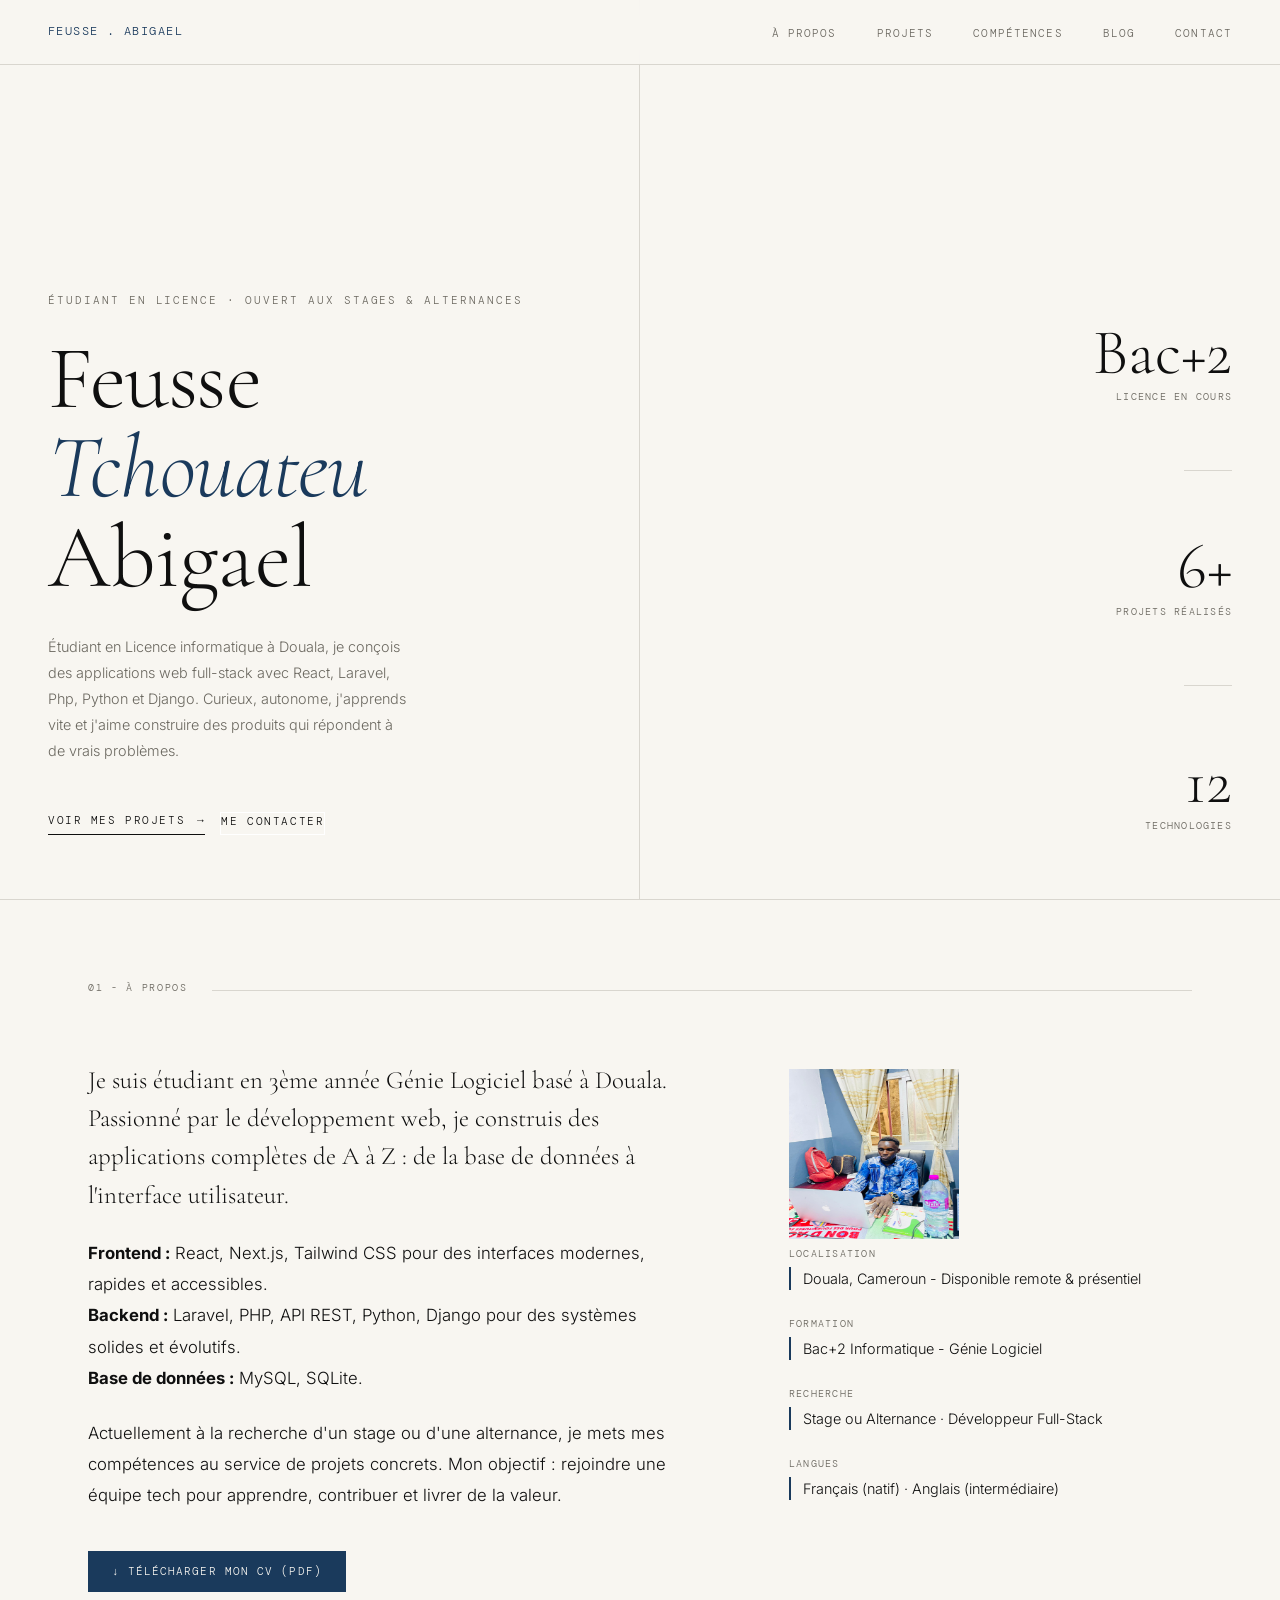
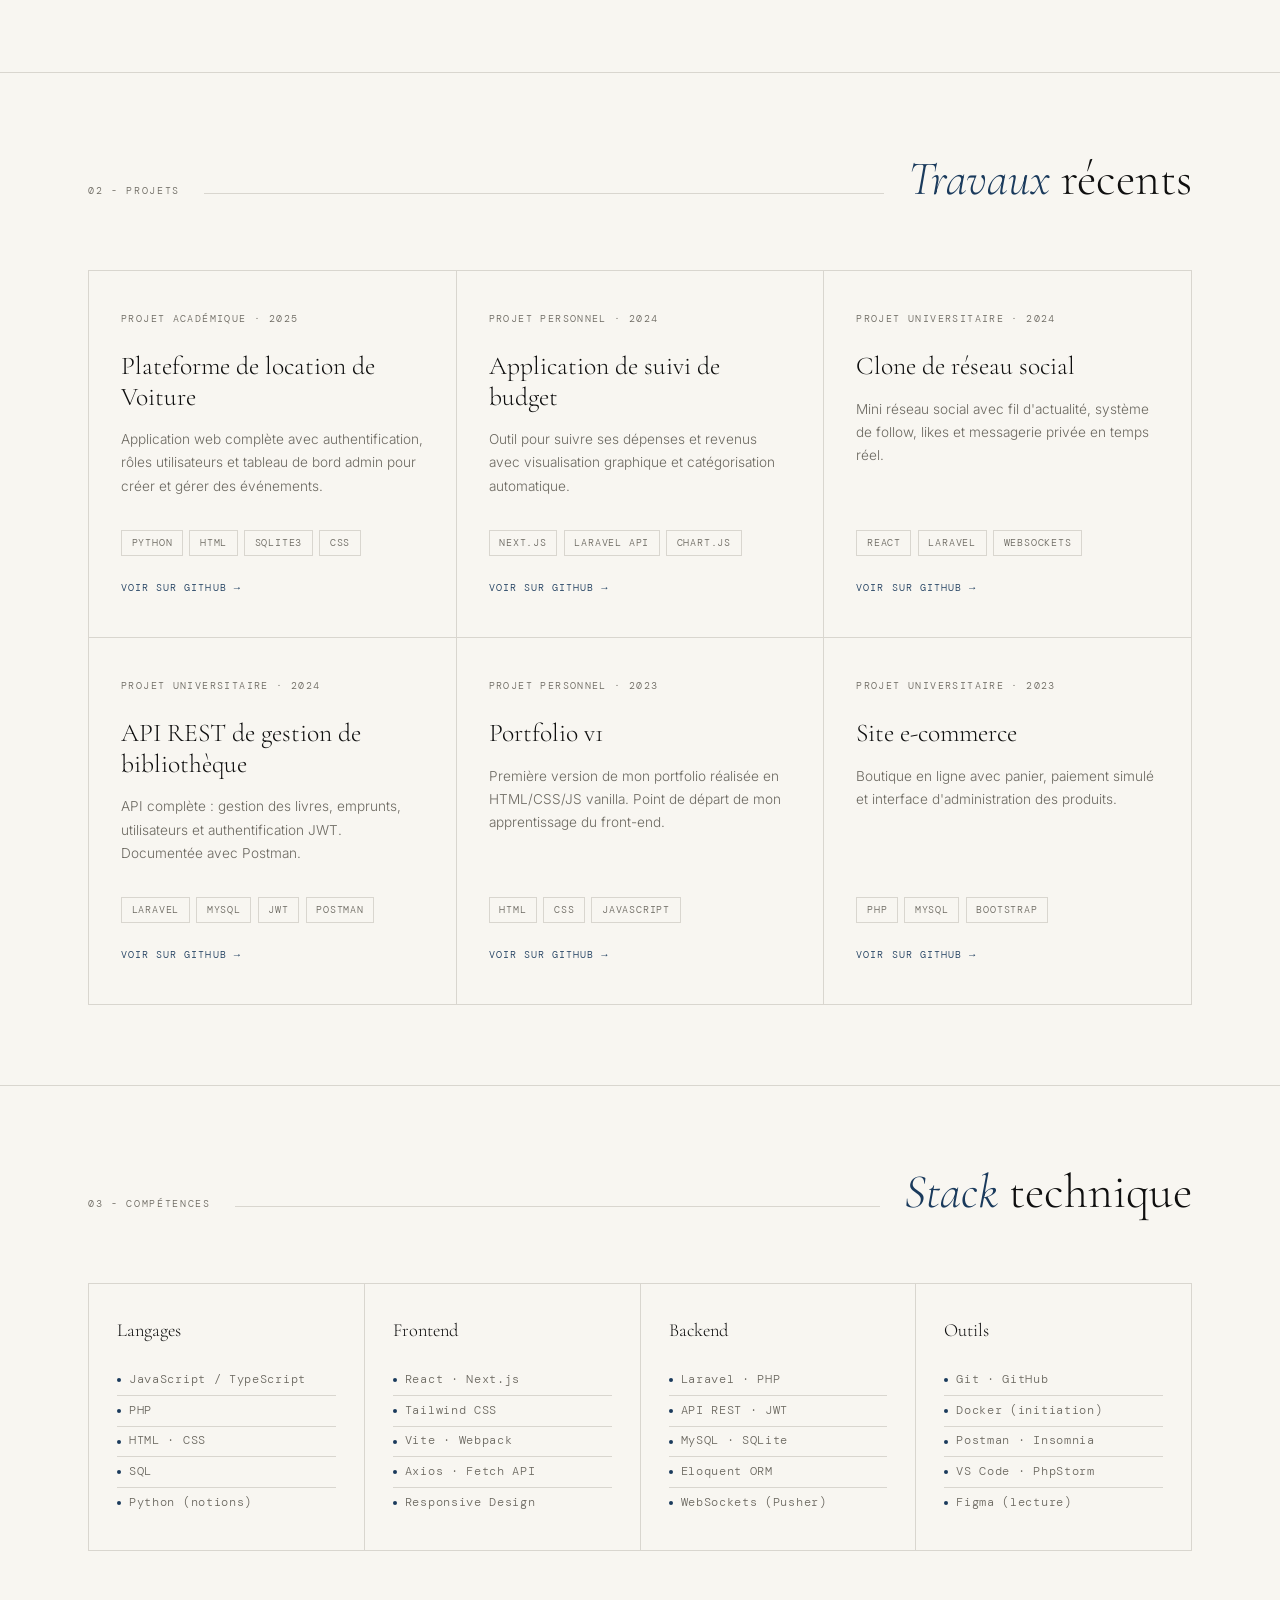
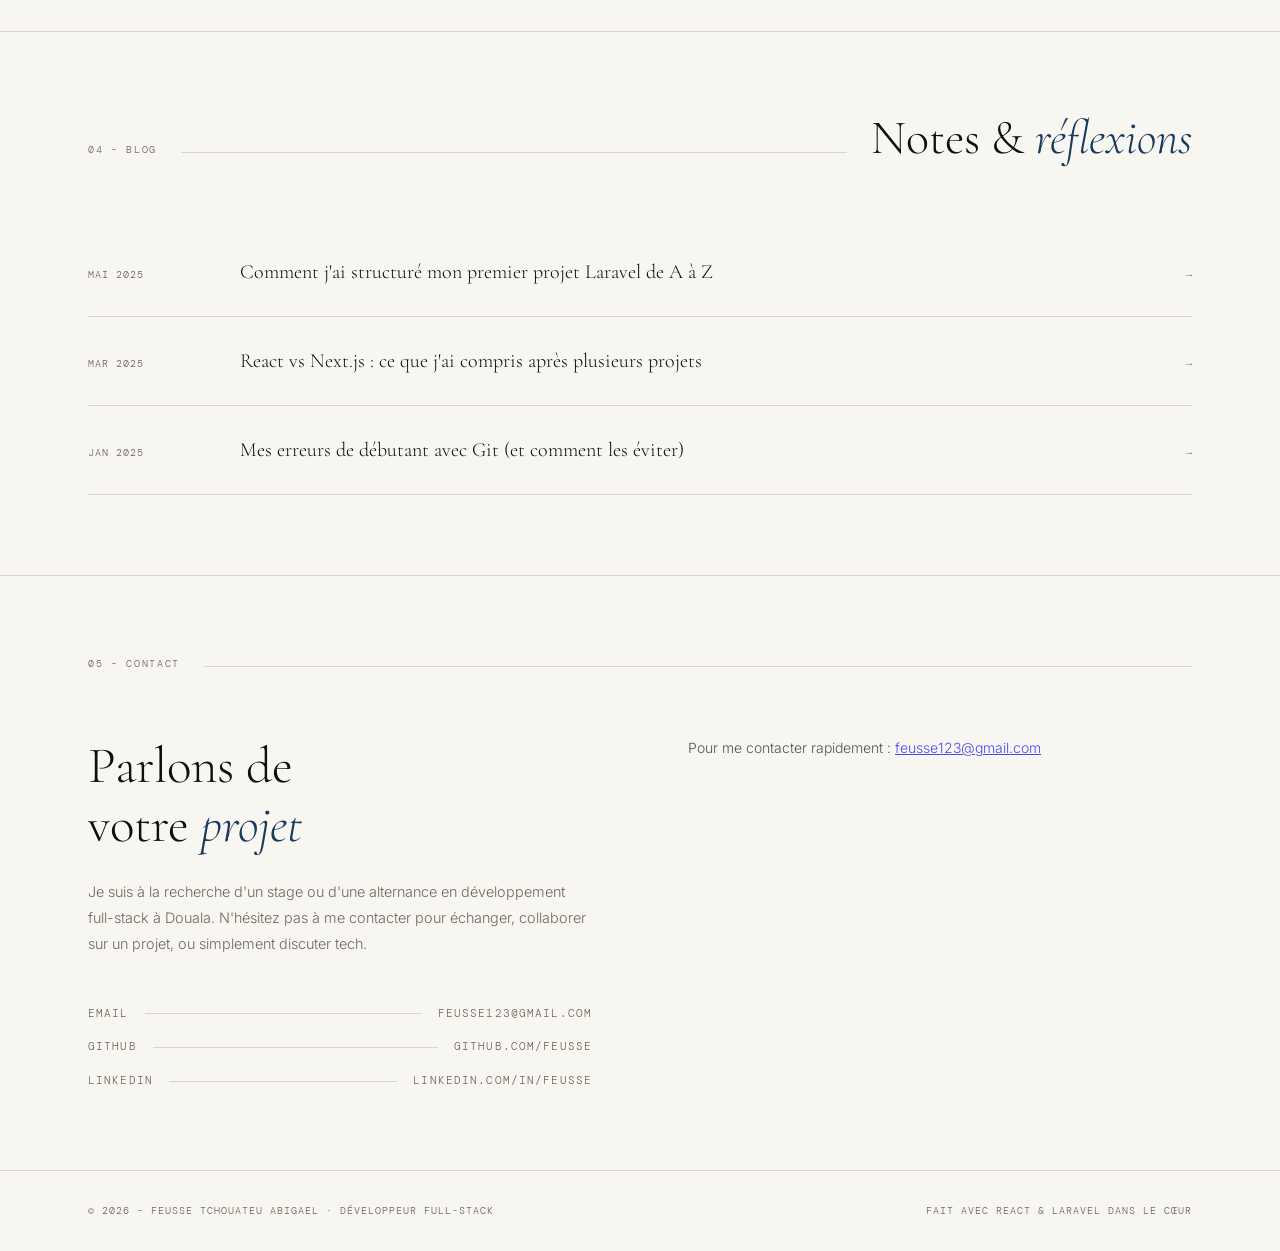
<file: index.html>
<!DOCTYPE html>
<html lang="fr">
<head>
  <meta charset="UTF-8" />
  <meta name="viewport" content="width=device-width, initial-scale=1.0"/>
  <title>Feusse Tchouateu Abigael - Développeur Full-Stack  | Douala Cameroun</title>
  <meta name="description" content="Portfolio de Feusse Tchouateu Abigael, étudiant BTS en Génie Logiciel à Douala. Développement web Full-Stack avec React, Next.js, Laravel et PHP. Disponible pour stage et alternance." />
  <meta name="keywords" content="développeur web douala, développeur fullstack cameroun, react laravel, portfolio feusse, stage informatique douala" />
  <meta name="author" content="Feusse Tchouateu Abigael" />

  <link rel="preconnect" href="https://fonts.googleapis.com">
  <link href="https://fonts.googleapis.com/css2?family=Cormorant+Garamond:ital,wght@0,300;0,400;0,600;1,300;1,400&family=DM+Mono:wght@300;400&family=Inter:wght@300;400;500&display=swap" rel="stylesheet">
  <link rel="stylesheet" href="styleport1.css">
</head>
<body>

  <!-- NAV -->
  <nav>
    <span class="nav-logo">Feusse . Abigael</span>
    <ul class="nav-links">
      <li><a href="#about">À propos</a></li>
      <li><a href="#projects">Projets</a></li>
      <li><a href="#skills">Compétences</a></li>
      <li><a href="#blog">Blog</a></li>
      <li><a href="#contact">Contact</a></li>
    </ul>
  </nav>

  <!-- HERO -->
  <section id="hero">
    <div class="hero-left">
      <p class="hero-eyebrow">Étudiant en Licence · Ouvert aux stages & alternances</p>
      <h1 class="hero-name">Feusse<br><em>Tchouateu</em><br>Abigael</h1>
      <p class="hero-desc">Étudiant en Licence informatique à Douala, je conçois des applications web full-stack avec React, Laravel, Php, Python et Django. Curieux, autonome, j'apprends vite et j'aime construire des produits qui répondent à de vrais problèmes.</p>
      <div style="display:flex; gap:15px;">
        <a href="#projects" class="hero-cta">Voir mes projets <span class="arrow">→</span></a>
        <a href="#contact" class="hero-cta" style="background:transparent; border:1px solid #fff;">Me contacter</a>
      </div>
    </div>
    <div class="hero-right">
      <div class="hero-stat-list">
        <div class="hero-stat">
          <div class="num">Bac+2</div>
          <div class="label">Licence en cours</div>
        </div>
        <div class="hero-rule"></div>
        <div class="hero-stat">
          <div class="num">6+</div>
          <div class="label">Projets réalisés</div>
        </div>
        <div class="hero-rule"></div>
        <div class="hero-stat">
          <div class="num">12</div>
          <div class="label">Technologies</div>
        </div>
      </div>
    </div>
  </section>

  <!-- À PROPOS -->
  <section id="about">
    <div class="section-inner">
      <div class="section-header reveal">
        <span class="section-tag">01 - À propos</span>
        <div class="section-rule"></div>
      </div>
      <div class="about-grid">
        <div class="about-text reveal">
          <p>Je suis étudiant en 3ème année  Génie Logiciel basé à Douala. Passionné par le développement web, je construis des applications complètes de A à Z : de la base de données à l'interface utilisateur.</p>
          <p><strong>Frontend :</strong> React, Next.js, Tailwind CSS pour des interfaces modernes, rapides et accessibles. <br>
          <strong>Backend :</strong> Laravel, PHP, API REST, Python, Django pour des systèmes solides et évolutifs. <br>
          <strong>Base de données :</strong> MySQL, SQLite.</p>
          <p>Actuellement à la recherche d'un stage ou d'une alternance, je mets mes compétences au service de projets concrets. Mon objectif : rejoindre une équipe tech pour apprendre, contribuer et livrer de la valeur.</p>
          <a href="#" class="cv-link">↓ Télécharger mon CV (PDF)</a>
        </div>
        <aside class="about-aside reveal">
          <img src="photo-profil.jpg" width="170px" height="170px" alt="Feusse Tchouateu Abigael - Développeur Full-Stack Douala" />
          <dl>
            <dt>Localisation</dt>
            <dd>Douala, Cameroun - Disponible remote & présentiel</dd>
            <dt>Formation</dt>
            <dd>Bac+2 Informatique - Génie Logiciel</dd>
            <dt>Recherche</dt>
            <dd>Stage ou Alternance · Développeur Full-Stack</dd>
            <dt>Langues</dt>
            <dd>Français (natif) · Anglais (intermédiaire)</dd>
          </dl>
        </aside>
      </div>
    </div>
  </section>

  <!-- PROJETS -->
  <section id="projects">
    <div class="section-inner">
      <div class="section-header reveal">
        <span class="section-tag">02 - Projets</span>
        <div class="section-rule"></div>
        <h2 class="section-title"><em>Travaux</em> récents</h2>
      </div>
      <div class="projects-grid">
        <article class="project-card reveal">
          <p class="project-tag">Projet Académique · 2025</p>
          <h3 class="project-name">Plateforme de location de Voiture</h3>
          <p class="project-desc">Application web complète avec authentification, rôles utilisateurs et tableau de bord admin pour créer et gérer des événements.</p>
          <div class="project-stack">
            <span class="tag">Python</span><span class="tag">HTML</span><span class="tag">Sqlite3</span><span class="tag">CSS</span>
          </div>
          <a href="https://github.com/Feusse/portfolio.git" class="project-link">Voir sur GitHub →</a>
        </article>
        <article class="project-card reveal">
          <p class="project-tag">Projet personnel · 2024</p>
          <h3 class="project-name">Application de suivi de budget</h3>
          <p class="project-desc">Outil pour suivre ses dépenses et revenus avec visualisation graphique et catégorisation automatique.</p>
          <div class="project-stack">
            <span class="tag">Next.js</span><span class="tag">Laravel API</span><span class="tag">Chart.js</span>
          </div>
          <a href="https://github.com/Feusse" class="project-link">Voir sur GitHub →</a>
        </article>
        <article class="project-card reveal">
          <p class="project-tag">Projet universitaire · 2024</p>
          <h3 class="project-name">Clone de réseau social</h3>
          <p class="project-desc">Mini réseau social avec fil d'actualité, système de follow, likes et messagerie privée en temps réel.</p>
          <div class="project-stack">
            <span class="tag">React</span><span class="tag">Laravel</span><span class="tag">WebSockets</span>
          </div>
          <a href="https://github.com/Feusse" class="project-link">Voir sur GitHub →</a>
        </article>
        <article class="project-card reveal">
          <p class="project-tag">Projet universitaire · 2024</p>
          <h3 class="project-name">API REST de gestion de bibliothèque</h3>
          <p class="project-desc">API complète : gestion des livres, emprunts, utilisateurs et authentification JWT. Documentée avec Postman.</p>
          <div class="project-stack">
            <span class="tag">Laravel</span><span class="tag">MySQL</span><span class="tag">JWT</span><span class="tag">Postman</span>
          </div>
          <a href="https://github.com/Feusse" class="project-link">Voir sur GitHub →</a>
        </article>
        <article class="project-card reveal">
          <p class="project-tag">Projet personnel · 2023</p>
          <h3 class="project-name">Portfolio v1</h3>
          <p class="project-desc">Première version de mon portfolio réalisée en HTML/CSS/JS vanilla. Point de départ de mon apprentissage du front-end.</p>
          <div class="project-stack">
            <span class="tag">HTML</span><span class="tag">CSS</span><span class="tag">JavaScript</span>
          </div>
          <a href="https://github.com/Feusse" class="project-link">Voir sur GitHub →</a>
        </article>
        <article class="project-card reveal">
          <p class="project-tag">Projet universitaire · 2023</p>
          <h3 class="project-name">Site e-commerce</h3>
          <p class="project-desc">Boutique en ligne avec panier, paiement simulé et interface d'administration des produits.</p>
          <div class="project-stack">
            <span class="tag">PHP</span><span class="tag">MySQL</span><span class="tag">Bootstrap</span>
          </div>
          <a href="https://github.com/Feusse" class="project-link">Voir sur GitHub →</a>
        </article>
      </div>
    </div>
  </section>

  <!-- COMPÉTENCES -->
  <section id="skills">
    <div class="section-inner">
      <div class="section-header reveal">
        <span class="section-tag">03 - Compétences</span>
        <div class="section-rule"></div>
        <h2 class="section-title"><em>Stack</em> technique</h2>
      </div>
      <div class="skills-grid">
        <div class="skill-group reveal">
          <h3 class="skill-group-title">Langages</h3>
          <ul class="skill-list">
            <li><span class="skill-dot"></span>JavaScript / TypeScript</li>
            <li><span class="skill-dot"></span>PHP</li>
            <li><span class="skill-dot"></span>HTML · CSS</li>
            <li><span class="skill-dot"></span>SQL</li>
            <li><span class="skill-dot"></span>Python (notions)</li>
          </ul>
        </div>
        <div class="skill-group reveal">
          <h3 class="skill-group-title">Frontend</h3>
          <ul class="skill-list">
            <li><span class="skill-dot"></span>React · Next.js</li>
            <li><span class="skill-dot"></span>Tailwind CSS</li>
            <li><span class="skill-dot"></span>Vite · Webpack</li>
            <li><span class="skill-dot"></span>Axios · Fetch API</li>
            <li><span class="skill-dot"></span>Responsive Design</li>
          </ul>
        </div>
        <div class="skill-group reveal">
          <h3 class="skill-group-title">Backend</h3>
          <ul class="skill-list">
            <li><span class="skill-dot"></span>Laravel · PHP</li>
            <li><span class="skill-dot"></span>API REST · JWT</li>
            <li><span class="skill-dot"></span>MySQL · SQLite</li>
            <li><span class="skill-dot"></span>Eloquent ORM</li>
            <li><span class="skill-dot"></span>WebSockets (Pusher)</li>
          </ul>
        </div>
        <div class="skill-group reveal">
          <h3 class="skill-group-title">Outils</h3>
          <ul class="skill-list">
            <li><span class="skill-dot"></span>Git · GitHub</li>
            <li><span class="skill-dot"></span>Docker (initiation)</li>
            <li><span class="skill-dot"></span>Postman · Insomnia</li>
            <li><span class="skill-dot"></span>VS Code · PhpStorm</li>
            <li><span class="skill-dot"></span>Figma (lecture)</li>
          </ul>
        </div>
      </div>
    </div>
  </section>

  <!-- BLOG -->
  <section id="blog">
    <div class="section-inner">
      <div class="section-header reveal">
        <span class="section-tag">04 - Blog</span>
        <div class="section-rule"></div>
        <h2 class="section-title">Notes & <em>réflexions</em></h2>
      </div>
      <div class="blog-list">
        <a href="#" class="blog-item reveal">
          <span class="blog-date">Mai 2025</span>
          <span class="blog-title">Comment j'ai structuré mon premier projet Laravel de A à Z</span>
          <span class="blog-arrow">→</span>
        </a>
        <a href="#" class="blog-item reveal">
          <span class="blog-date">Mar 2025</span>
          <span class="blog-title">React vs Next.js : ce que j'ai compris après plusieurs projets</span>
          <span class="blog-arrow">→</span>
        </a>
        <a href="#" class="blog-item reveal">
          <span class="blog-date">Jan 2025</span>
          <span class="blog-title">Mes erreurs de débutant avec Git (et comment les éviter)</span>
          <span class="blog-arrow">→</span>
        </a>
      </div>
    </div>
  </section>

  <!-- CONTACT -->
  <section id="contact">
    <div class="section-inner">
      <div class="section-header reveal">
        <span class="section-tag">05 - Contact</span>
        <div class="section-rule"></div>
      </div>
      <div class="contact-grid">
        <div class="reveal">
          <h2 class="contact-headline">Parlons de<br>votre <em>projet</em></h2>
          <p class="contact-sub">Je suis à la recherche d'un stage ou d'une alternance en développement full-stack à Douala. N'hésitez pas à me contacter pour échanger, collaborer sur un projet, ou simplement discuter tech.</p>
          <div class="contact-links">
            <a href="mailto:feusse123@gmail.com" class="contact-link">
              Email <span class="contact-link-rule"></span> feusse123@gmail.com
            </a>
            <a href="https://github.com/Feusse" target="_blank" class="contact-link">
              GitHub <span class="contact-link-rule"></span> github.com/Feusse
            </a>
            <a href="https://linkedin.com/in/Feusse" target="_blank" class="contact-link">
              LinkedIn <span class="contact-link-rule"></span> linkedin.com/in/Feusse
            </a>
          </div>
        </div>
        <div class="contact-form reveal">
          <p style="font-size:14px; opacity:0.7;">Pour me contacter rapidement : <a href="mailto:feusse123@gmail.com">feusse123@gmail.com</a></p>
        </div>
      </div>
    </div>
  </section>

  <!-- FOOTER -->
  <footer>
    <span class="f-left">© 2026 - Feusse Tchouateu Abigael · Développeur Full-Stack</span>
    <span class="f-right">Fait avec React & Laravel dans le cœur</span>
  </footer>

  <script src="scriptport1.js"></script>
</body>
</html>
</file>
<file: styleport1.css>
*, *::before, *::after { box-sizing: border-box; margin: 0; padding: 0; }

    :root {
      --ink:     #0f0f0f;
      --paper:   #f8f6f1;
      --mid:     #6b6860;
      --rule:    #d9d6cf;
      --accent:  #1a3a5c;
      --mono:    'DM Mono', monospace;
      --serif:   'Cormorant Garamond', Georgia, serif;
      --sans:    'Inter', system-ui, sans-serif;
    }

    html { scroll-behavior: smooth; }

    body {
      background: var(--paper);
      color: var(--ink);
      font-family: var(--sans);
      font-size: 15px;
      line-height: 1.6;
      font-weight: 300;
    }

    /* ── NAV ── */
    nav {
      position: fixed; top: 0; left: 0; right: 0; z-index: 100;
      display: flex; align-items: center; justify-content: space-between;
      padding: 1.25rem 3rem;
      background: rgba(248,246,241,.92);
      backdrop-filter: blur(8px);
      border-bottom: 1px solid var(--rule);
    }
    .nav-logo {
      font-family: var(--mono); font-size: .75rem;
      letter-spacing: .12em; color: var(--accent); text-transform: uppercase;
    }
    .nav-links { display: flex; gap: 2.5rem; list-style: none; }
    .nav-links a {
      font-family: var(--mono); font-size: .7rem; letter-spacing: .1em;
      text-transform: uppercase; color: var(--mid);
      text-decoration: none; transition: color .2s;
    }
    .nav-links a:hover { color: var(--ink); }

    /* ── HERO ── */
    #hero {
      min-height: 100vh;
      display: grid;
      grid-template-columns: 1fr 1fr;
      border-bottom: 1px solid var(--rule);
    }
    .hero-left {
      padding: 10rem 3rem 4rem;
      border-right: 1px solid var(--rule);
      display: flex; flex-direction: column; justify-content: flex-end;
    }
    .hero-eyebrow {
      font-family: var(--mono); font-size: .68rem;
      letter-spacing: .18em; text-transform: uppercase;
      color: var(--mid); margin-bottom: 1.5rem;
    }
    .hero-name {
      font-family: var(--serif); font-size: clamp(3.5rem, 7vw, 6.5rem);
      font-weight: 300; line-height: 1.0; letter-spacing: -.01em;
      color: var(--ink); margin-bottom: 2rem;
    }
    .hero-name em { font-style: italic; color: var(--accent); }
    .hero-desc {
      font-size: .9rem; color: var(--mid); max-width: 360px; line-height: 1.8;
      margin-bottom: 3rem;
    }
    .hero-cta {
      display: inline-flex; align-items: center; gap: .75rem;
      font-family: var(--mono); font-size: .7rem; letter-spacing: .14em;
      text-transform: uppercase; color: var(--ink); text-decoration: none;
      border-bottom: 1px solid var(--ink); padding-bottom: .2rem;
      transition: color .2s, border-color .2s;
    }
    .hero-cta:hover { color: var(--accent); border-color: var(--accent); }
    .hero-cta .arrow { transition: transform .2s; }
    .hero-cta:hover .arrow { transform: translateX(4px); }

    .hero-right {
      padding: 10rem 3rem 4rem;
      display: flex; flex-direction: column; justify-content: flex-end;
      align-items: flex-end;
    }
    .hero-stat-list { display: flex; flex-direction: column; gap: 2.5rem; align-items: flex-end; }
    .hero-stat { text-align: right; }
    .hero-stat .num {
      font-family: var(--serif); font-size: clamp(2.5rem, 5vw, 4rem);
      font-weight: 300; color: var(--ink); line-height: 1;
    }
    .hero-stat .label {
      font-family: var(--mono); font-size: .65rem; letter-spacing: .12em;
      text-transform: uppercase; color: var(--mid); margin-top: .3rem;
    }
    .hero-rule { width: 48px; height: 1px; background: var(--rule); margin: 1.5rem 0 1.5rem auto; }

    /* ── SECTIONS ── */
    section { border-bottom: 1px solid var(--rule); }
    .section-inner { max-width: 1200px; margin: 0 auto; padding: 5rem 3rem; }
    .section-header {
      display: flex; align-items: baseline; gap: 1.5rem;
      margin-bottom: 4rem;
    }
    .section-tag {
      font-family: var(--mono); font-size: .65rem; letter-spacing: .16em;
      text-transform: uppercase; color: var(--mid); white-space: nowrap;
    }
    .section-title {
      font-family: var(--serif); font-size: clamp(2rem, 4vw, 3rem);
      font-weight: 300; line-height: 1.1;
    }
    .section-title em { font-style: italic; color: var(--accent); }
    .section-rule { flex: 1; height: 1px; background: var(--rule); }

    /* ── À PROPOS ── */
    #about .about-grid {
      display: grid; grid-template-columns: 3fr 2fr; gap: 6rem; align-items: start;
    }
    .about-text p {
      font-size: 1.05rem; line-height: 1.85; color: var(--ink);
      margin-bottom: 1.5rem;
    }
    .about-text p:first-child {
      font-family: var(--serif); font-size: clamp(1.2rem, 2.5vw, 1.55rem);
      font-weight: 300; line-height: 1.55;
    }
    .about-aside { padding-top: .5rem; }
    .about-aside dt {
      font-family: var(--mono); font-size: .65rem; letter-spacing: .12em;
      text-transform: uppercase; color: var(--mid); margin-bottom: .3rem;
    }
    .about-aside dd {
      font-size: .9rem; color: var(--ink); margin-bottom: 1.6rem;
      border-left: 2px solid var(--accent); padding-left: .75rem;
    }
    .cv-link {
      display: inline-flex; align-items: center; gap: .6rem;
      font-family: var(--mono); font-size: .68rem; letter-spacing: .1em;
      text-transform: uppercase; color: var(--paper);
      background: var(--accent); padding: .75rem 1.5rem;
      text-decoration: none; transition: background .2s; margin-top: 1rem;
    }
    .cv-link:hover { background: var(--ink); }

    /* ── PROJETS ── */
    #projects .projects-grid {
      display: grid; grid-template-columns: repeat(3, 1fr); gap: 1px;
      background: var(--rule); border: 1px solid var(--rule);
    }
    .project-card {
      background: var(--paper); padding: 2.5rem 2rem;
      display: flex; flex-direction: column;
      transition: background .2s;
      cursor: pointer;
    }
    .project-card:hover { background: #f0ede6; }
    .project-tag {
      font-family: var(--mono); font-size: .62rem; letter-spacing: .14em;
      text-transform: uppercase; color: var(--mid); margin-bottom: 1.5rem;
    }
    .project-name {
      font-family: var(--serif); font-size: 1.6rem; font-weight: 300;
      line-height: 1.2; margin-bottom: 1rem;
    }
    .project-desc { font-size: .85rem; color: var(--mid); line-height: 1.7; flex: 1; }
    .project-stack {
      display: flex; flex-wrap: wrap; gap: .4rem; margin-top: 2rem;
    }
    .tag {
      font-family: var(--mono); font-size: .62rem; letter-spacing: .08em;
      padding: .25rem .6rem; border: 1px solid var(--rule);
      color: var(--mid); text-transform: uppercase;
    }
    .project-link {
      font-family: var(--mono); font-size: .65rem; letter-spacing: .1em;
      text-transform: uppercase; color: var(--accent);
      text-decoration: none; margin-top: 1.5rem; display: inline-block;
      border-bottom: 1px solid transparent; transition: border-color .2s;
    }
    .project-link:hover { border-color: var(--accent); }

    /* ── COMPÉTENCES ── */
    #skills .skills-grid {
      display: grid; grid-template-columns: repeat(4, 1fr);
      gap: 1px; background: var(--rule); border: 1px solid var(--rule);
    }
    .skill-group { background: var(--paper); padding: 2rem 1.75rem; }
    .skill-group-title {
      font-family: var(--serif); font-size: 1.15rem; font-weight: 300;
      margin-bottom: 1.25rem; color: var(--ink);
    }
    .skill-list { list-style: none; }
    .skill-list li {
      font-family: var(--mono); font-size: .72rem; letter-spacing: .06em;
      color: var(--mid); padding: .35rem 0;
      border-bottom: 1px solid var(--rule); display: flex;
      align-items: center; gap: .5rem;
    }
    .skill-list li:last-child { border-bottom: none; }
    .skill-dot { width: 4px; height: 4px; border-radius: 50%; background: var(--accent); flex-shrink: 0; }

    /* ── BLOG ── */
    #blog .blog-list { display: flex; flex-direction: column; }
    .blog-item {
      display: grid; grid-template-columns: 120px 1fr auto;
      align-items: baseline; gap: 2rem;
      padding: 1.75rem 0; border-bottom: 1px solid var(--rule);
      text-decoration: none; color: inherit; transition: background .15s;
    }
    .blog-item:hover .blog-title { color: var(--accent); }
    .blog-date {
      font-family: var(--mono); font-size: .65rem; letter-spacing: .1em;
      color: var(--mid); text-transform: uppercase;
    }
    .blog-title {
      font-family: var(--serif); font-size: 1.25rem; font-weight: 300;
      transition: color .2s;
    }
    .blog-arrow {
      font-family: var(--mono); font-size: .65rem; color: var(--mid);
      transition: transform .2s, color .2s;
    }
    .blog-item:hover .blog-arrow { transform: translateX(4px); color: var(--accent); }

    /* ── CONTACT ── */
    #contact .contact-grid {
      display: grid; grid-template-columns: 1fr 1fr; gap: 6rem; align-items: start;
    }
    .contact-headline {
      font-family: var(--serif); font-size: clamp(2rem, 4vw, 3.5rem);
      font-weight: 300; line-height: 1.15;
    }
    .contact-headline em { font-style: italic; color: var(--accent); }
    .contact-sub { font-size: .9rem; color: var(--mid); margin-top: 1.5rem; line-height: 1.8; }
    .contact-form { display: flex; flex-direction: column; gap: 1.25rem; }
    .form-group { display: flex; flex-direction: column; gap: .4rem; }
    .form-label {
      font-family: var(--mono); font-size: .62rem; letter-spacing: .12em;
      text-transform: uppercase; color: var(--mid);
    }
    .form-input, .form-textarea {
      background: transparent; border: none; border-bottom: 1px solid var(--rule);
      padding: .6rem 0; font-family: var(--sans); font-size: .9rem; color: var(--ink);
      outline: none; transition: border-color .2s;
      font-weight: 300;
    }
    .form-input:focus, .form-textarea:focus { border-color: var(--accent); }
    .form-textarea { resize: none; height: 100px; }
    .form-submit {
      align-self: flex-start; margin-top: .5rem;
      font-family: var(--mono); font-size: .7rem; letter-spacing: .14em;
      text-transform: uppercase; color: var(--paper);
      background: var(--ink); border: none; padding: .85rem 2rem;
      cursor: pointer; transition: background .2s;
    }
    .form-submit:hover { background: var(--accent); }

    /* ── SOCIALS CONTACT ── */
    .contact-links { margin-top: 3rem; display: flex; flex-direction: column; gap: 1rem; }
    .contact-link {
      display: flex; align-items: center; gap: 1rem;
      font-family: var(--mono); font-size: .7rem; letter-spacing: .1em;
      text-transform: uppercase; color: var(--mid); text-decoration: none;
      transition: color .2s;
    }
    .contact-link:hover { color: var(--accent); }
    .contact-link-rule { flex: 1; height: 1px; background: var(--rule); }

    /* ── FOOTER ── */
    footer {
      padding: 2rem 3rem;
      display: flex; justify-content: space-between; align-items: center;
      max-width: 1200px; margin: 0 auto;
    }
    footer .f-left {
      font-family: var(--mono); font-size: .62rem; letter-spacing: .1em;
      text-transform: uppercase; color: var(--mid);
    }
    footer .f-right {
      font-family: var(--mono); font-size: .62rem; letter-spacing: .1em;
      text-transform: uppercase; color: var(--mid);
    }

    /* ── RESPONSIVE ── */
    @media (max-width: 900px) {
      nav { padding: 1rem 1.5rem; }
      .nav-links { gap: 1.5rem; }
      #hero { grid-template-columns: 1fr; }
      .hero-left { padding: 8rem 1.5rem 3rem; border-right: none; border-bottom: 1px solid var(--rule); }
      .hero-right { padding: 3rem 1.5rem; align-items: flex-start; }
      .hero-stat-list { align-items: flex-start; flex-direction: row; flex-wrap: wrap; gap: 2rem; }
      .hero-stat { text-align: left; }
      .hero-rule { margin: 1.5rem 0; }
      .section-inner { padding: 3.5rem 1.5rem; }
      #about .about-grid { grid-template-columns: 1fr; gap: 3rem; }
      #projects .projects-grid { grid-template-columns: 1fr; }
      #skills .skills-grid { grid-template-columns: 1fr 1fr; }
      #contact .contact-grid { grid-template-columns: 1fr; gap: 3rem; }
      .blog-item { grid-template-columns: 1fr; gap: .5rem; }
      footer { flex-direction: column; gap: 1rem; padding: 2rem 1.5rem; text-align: center; }
    }

    @media (max-width: 560px) {
      #skills .skills-grid { grid-template-columns: 1fr; }
      .nav-links { display: none; }
    }

    /* ── ANIMATIONS ── */
    @media (prefers-reduced-motion: no-preference) {
      .reveal { opacity: 0; transform: translateY(24px); transition: opacity .6s ease, transform .6s ease; }
      .reveal.visible { opacity: 1; transform: none; }
    }
</file>
